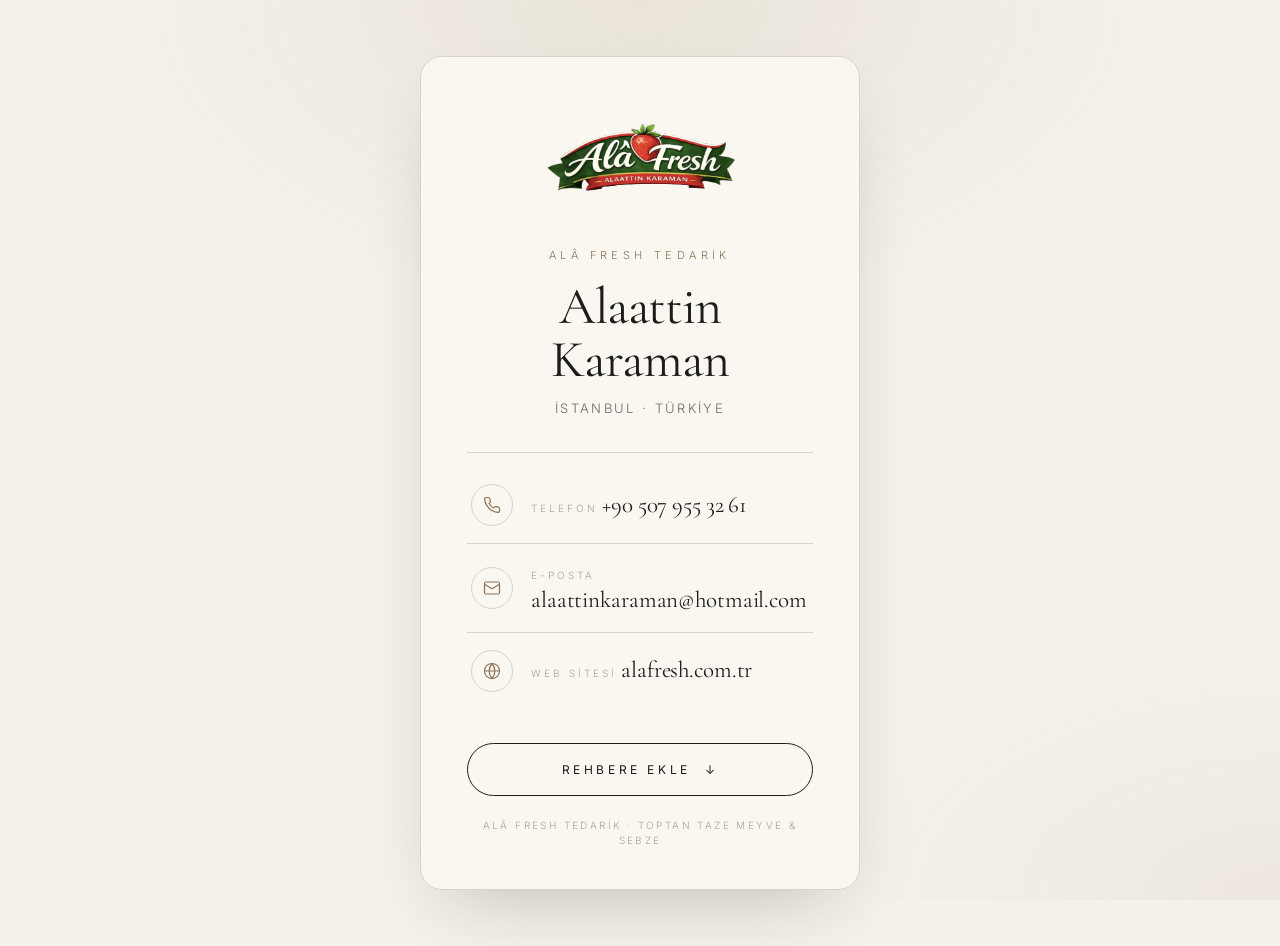
<file: kartvizit.html>
<!DOCTYPE html>
<html lang="tr">
<head>
  <meta charset="UTF-8" />

  <!-- Google Tag Manager -->
  <script>(function(w,d,s,l,i){w[l]=w[l]||[];w[l].push({'gtm.start':
  new Date().getTime(),event:'gtm.js'});var f=d.getElementsByTagName(s)[0],
  j=d.createElement(s),dl=l!='dataLayer'?'&l='+l:'';j.async=true;j.src=
  'https://www.googletagmanager.com/gtm.js?id='+i+dl;f.parentNode.insertBefore(j,f);
  })(window,document,'script','dataLayer','GTM-WRNGV64S');</script>
  <!-- End Google Tag Manager -->

  <!-- Google tag (gtag.js) -->
  <script async src="https://www.googletagmanager.com/gtag/js?id=G-8LM11E5MHF"></script>
  <script>
    window.dataLayer = window.dataLayer || [];
    function gtag(){dataLayer.push(arguments);}
    gtag('js', new Date());

    gtag('config', 'G-8LM11E5MHF');
  </script>

  <meta name="viewport" content="width=device-width, initial-scale=1, viewport-fit=cover" />
  <meta name="theme-color" content="#F5F1EA" />
  <!-- Bu sayfa siteye bağlı değildir ve aramalarda görünmez -->
  <meta name="robots" content="noindex, nofollow" />
  <meta name="description" content="Alâ Fresh Tedarik — Alaattin Karaman dijital kartvizit." />
  <title>Alaattin Karaman — Alâ Fresh Tedarik</title>

  <link rel="preconnect" href="https://fonts.googleapis.com" />
  <link rel="preconnect" href="https://fonts.gstatic.com" crossorigin />
  <link
    href="https://fonts.googleapis.com/css2?family=Cormorant+Garamond:ital,wght@0,300;0,400;0,500;0,600;1,300;1,400&family=Inter:wght@300;400;500;600&display=swap"
    rel="stylesheet"
  />

  <style>
    :root {
      --bg:     #F5F1EA;
      --bg-2:   #EDE7DD;
      --ink:    #1C1C1C;
      --ink-2:  #6B6B6B;
      --ink-3:  #A9A294;
      --line:   #D9D2C5;
      --accent: #8B7355;
      --cream:  #FAF7F1;

      --serif: "Cormorant Garamond", "Times New Roman", serif;
      --sans:  "Inter", -apple-system, BlinkMacSystemFont, "Segoe UI", sans-serif;
      --ease:  cubic-bezier(0.16, 1, 0.3, 1);
    }

    * { box-sizing: border-box; margin: 0; padding: 0; }
    html, body { background: var(--bg); color: var(--ink); }
    body {
      font-family: var(--sans);
      font-weight: 300;
      line-height: 1.55;
      letter-spacing: 0.005em;
      -webkit-font-smoothing: antialiased;
      -moz-osx-font-smoothing: grayscale;
      min-height: 100svh;
      display: flex;
      align-items: center;
      justify-content: center;
      padding: clamp(20px, 5vw, 56px);
    }
    a { color: inherit; text-decoration: none; }
    em { font-style: italic; font-family: var(--serif); font-weight: 400; }
    ::selection { background: var(--ink); color: var(--cream); }

    /* Soft ambient backdrop */
    body::before {
      content: "";
      position: fixed; inset: 0;
      background:
        radial-gradient(60% 50% at 50% 0%, rgba(139,115,85,0.10), transparent 70%),
        radial-gradient(50% 40% at 100% 100%, rgba(139,115,85,0.07), transparent 70%);
      pointer-events: none;
    }

    .card {
      position: relative;
      width: 100%;
      max-width: 440px;
      background: var(--cream);
      border: 1px solid var(--line);
      border-radius: 22px;
      padding: clamp(34px, 7vw, 52px) clamp(26px, 6vw, 46px) clamp(28px, 6vw, 40px);
      box-shadow:
        0 1px 0 rgba(255,255,255,0.6) inset,
        0 30px 70px -30px rgba(28,28,28,0.28);
      animation: rise 1s var(--ease) both;
    }
    @keyframes rise {
      from { opacity: 0; transform: translateY(24px); }
      to   { opacity: 1; transform: translateY(0); }
    }

    .card__logo {
      display: block;
      height: clamp(76px, 17vw, 104px);
      width: auto;
      margin: 0 auto clamp(26px, 6vw, 34px);
      -webkit-user-drag: none;
      user-select: none;
    }

    .card__head { text-align: center; }
    .card__eyebrow {
      font-size: 11px;
      letter-spacing: 0.4em;
      text-transform: uppercase;
      color: var(--accent);
      margin-bottom: 16px;
    }
    .card__name {
      font-family: var(--serif);
      font-weight: 400;
      font-size: clamp(38px, 9vw, 52px);
      line-height: 1.02;
      letter-spacing: -0.02em;
    }
    .card__role {
      margin-top: 12px;
      font-size: 13px;
      letter-spacing: 0.18em;
      text-transform: uppercase;
      color: var(--ink-2);
    }

    .card__rule {
      height: 1px;
      background: var(--line);
      margin: clamp(26px, 6vw, 34px) 0 clamp(8px, 3vw, 14px);
    }

    /* Contact rows */
    .contact {
      display: flex;
      align-items: center;
      gap: 18px;
      padding: 17px 4px;
      border-bottom: 1px solid var(--line);
      transition: transform .4s var(--ease), color .4s var(--ease);
    }
    .contact:last-of-type { border-bottom: 0; }
    a.contact:hover { transform: translateX(4px); }
    a.contact:hover .contact__value { color: var(--accent); }

    .contact__icon {
      flex: none;
      width: 42px; height: 42px;
      border: 1px solid var(--line);
      border-radius: 50%;
      display: grid;
      place-items: center;
      color: var(--accent);
      transition: background .4s var(--ease), border-color .4s var(--ease), color .4s var(--ease);
    }
    a.contact:hover .contact__icon {
      background: var(--ink);
      border-color: var(--ink);
      color: var(--cream);
    }
    .contact__icon svg { width: 18px; height: 18px; display: block; }

    .contact__text { min-width: 0; }
    .contact__label {
      font-size: 10px;
      letter-spacing: 0.3em;
      text-transform: uppercase;
      color: var(--ink-3);
      margin-bottom: 2px;
    }
    .contact__value {
      font-family: var(--serif);
      font-size: clamp(19px, 4.6vw, 23px);
      font-weight: 400;
      letter-spacing: -0.005em;
      line-height: 1.25;
      color: var(--ink);
      word-break: break-word;
      transition: color .4s var(--ease);
    }

    /* Save-contact button */
    .save {
      width: 100%;
      margin-top: clamp(26px, 6vw, 34px);
      display: inline-flex;
      align-items: center;
      justify-content: center;
      gap: 14px;
      padding: 18px 28px;
      border: 1px solid var(--ink);
      border-radius: 999px;
      font-family: var(--sans);
      font-size: 12px;
      letter-spacing: 0.3em;
      text-transform: uppercase;
      color: var(--ink);
      background: transparent;
      cursor: pointer;
      transition: background .4s var(--ease), color .4s var(--ease);
    }
    .save:hover { background: var(--ink); color: var(--cream); }
    .save i { font-style: normal; transition: transform .4s var(--ease); }
    .save:hover i { transform: translateX(5px); }

    .card__foot {
      margin-top: 22px;
      text-align: center;
      font-size: 10px;
      letter-spacing: 0.24em;
      text-transform: uppercase;
      color: var(--ink-3);
    }

    @media (prefers-reduced-motion: reduce) {
      *, *::before, *::after {
        animation-duration: 0.001ms !important;
        transition-duration: 0.001ms !important;
      }
    }
  </style>
</head>
<body>
  <!-- Google Tag Manager (noscript) -->
  <noscript><iframe src="https://www.googletagmanager.com/ns.html?id=GTM-WRNGV64S"
  height="0" width="0" style="display:none;visibility:hidden"></iframe></noscript>
  <!-- End Google Tag Manager (noscript) -->

  <main class="card" aria-label="Dijital kartvizit">
    <img class="card__logo" src="site logo2.svg" alt="Alâ Fresh" />

    <header class="card__head">
      <p class="card__eyebrow">Alâ Fresh Tedarik</p>
      <h1 class="card__name">Alaattin Karaman</h1>
      <p class="card__role">İstanbul · Türkiye</p>
    </header>

    <div class="card__rule"></div>

    <!-- Telefon -->
    <a class="contact" href="tel:+905079553261" aria-label="Telefon ile ara">
      <span class="contact__icon" aria-hidden="true">
        <svg viewBox="0 0 24 24" fill="none" stroke="currentColor" stroke-width="1.6" stroke-linecap="round" stroke-linejoin="round">
          <path d="M22 16.92v3a2 2 0 0 1-2.18 2 19.8 19.8 0 0 1-8.63-3.07 19.5 19.5 0 0 1-6-6 19.8 19.8 0 0 1-3.07-8.67A2 2 0 0 1 4.11 2h3a2 2 0 0 1 2 1.72c.13.96.36 1.9.7 2.81a2 2 0 0 1-.45 2.11L8.09 9.91a16 16 0 0 0 6 6l1.27-1.27a2 2 0 0 1 2.11-.45c.9.34 1.85.57 2.81.7A2 2 0 0 1 22 16.92z"/>
        </svg>
      </span>
      <span class="contact__text">
        <span class="contact__label">Telefon</span>
        <span class="contact__value">+90 507 955 32 61</span>
      </span>
    </a>

    <!-- E-posta -->
    <a class="contact" href="mailto:alaattinkaraman@hotmail.com" aria-label="E-posta gönder">
      <span class="contact__icon" aria-hidden="true">
        <svg viewBox="0 0 24 24" fill="none" stroke="currentColor" stroke-width="1.6" stroke-linecap="round" stroke-linejoin="round">
          <rect x="2" y="4" width="20" height="16" rx="2"/>
          <path d="m2 7 10 6 10-6"/>
        </svg>
      </span>
      <span class="contact__text">
        <span class="contact__label">E-posta</span>
        <span class="contact__value">alaattinkaraman@hotmail.com</span>
      </span>
    </a>

    <!-- Web sitesi -->
    <a class="contact" href="https://alafresh.com.tr/" target="_blank" rel="noopener" aria-label="Web sitesini aç">
      <span class="contact__icon" aria-hidden="true">
        <svg viewBox="0 0 24 24" fill="none" stroke="currentColor" stroke-width="1.6" stroke-linecap="round" stroke-linejoin="round">
          <circle cx="12" cy="12" r="10"/>
          <path d="M2 12h20"/>
          <path d="M12 2a15.3 15.3 0 0 1 0 20 15.3 15.3 0 0 1 0-20z"/>
        </svg>
      </span>
      <span class="contact__text">
        <span class="contact__label">Web Sitesi</span>
        <span class="contact__value">alafresh.com.tr</span>
      </span>
    </a>

    <button class="save" id="saveBtn" type="button">
      <span>Rehbere Ekle</span>
      <i>↓</i>
    </button>

    <p class="card__foot">Alâ Fresh Tedarik · Toptan Taze Meyve &amp; Sebze</p>
  </main>

  <script>
    // "Rehbere Ekle" — generates and downloads a vCard (.vcf) the phone can import.
    (function () {
      var btn = document.getElementById('saveBtn');
      if (!btn) return;

      var vcard = [
        'BEGIN:VCARD',
        'VERSION:3.0',
        'N:Karaman;Alaattin;;;',
        'FN:Alaattin Karaman',
        'ORG:Alâ Fresh Tedarik',
        'TITLE:Alâ Fresh Tedarik',
        'TEL;TYPE=CELL:+905079553261',
        'EMAIL;TYPE=INTERNET:alaattinkaraman@hotmail.com',
        'URL:https://alafresh.com.tr/',
        'ADR;TYPE=WORK:;;;İstanbul;;;Türkiye',
        'END:VCARD'
      ].join('\r\n');

      btn.addEventListener('click', function () {
        var blob = new Blob([vcard], { type: 'text/vcard;charset=utf-8' });
        var url = URL.createObjectURL(blob);
        var a = document.createElement('a');
        a.href = url;
        a.download = 'Alaattin-Karaman.vcf';
        document.body.appendChild(a);
        a.click();
        document.body.removeChild(a);
        setTimeout(function () { URL.revokeObjectURL(url); }, 1000);
      });
    })();
  </script>
</body>
</html>
</file>
